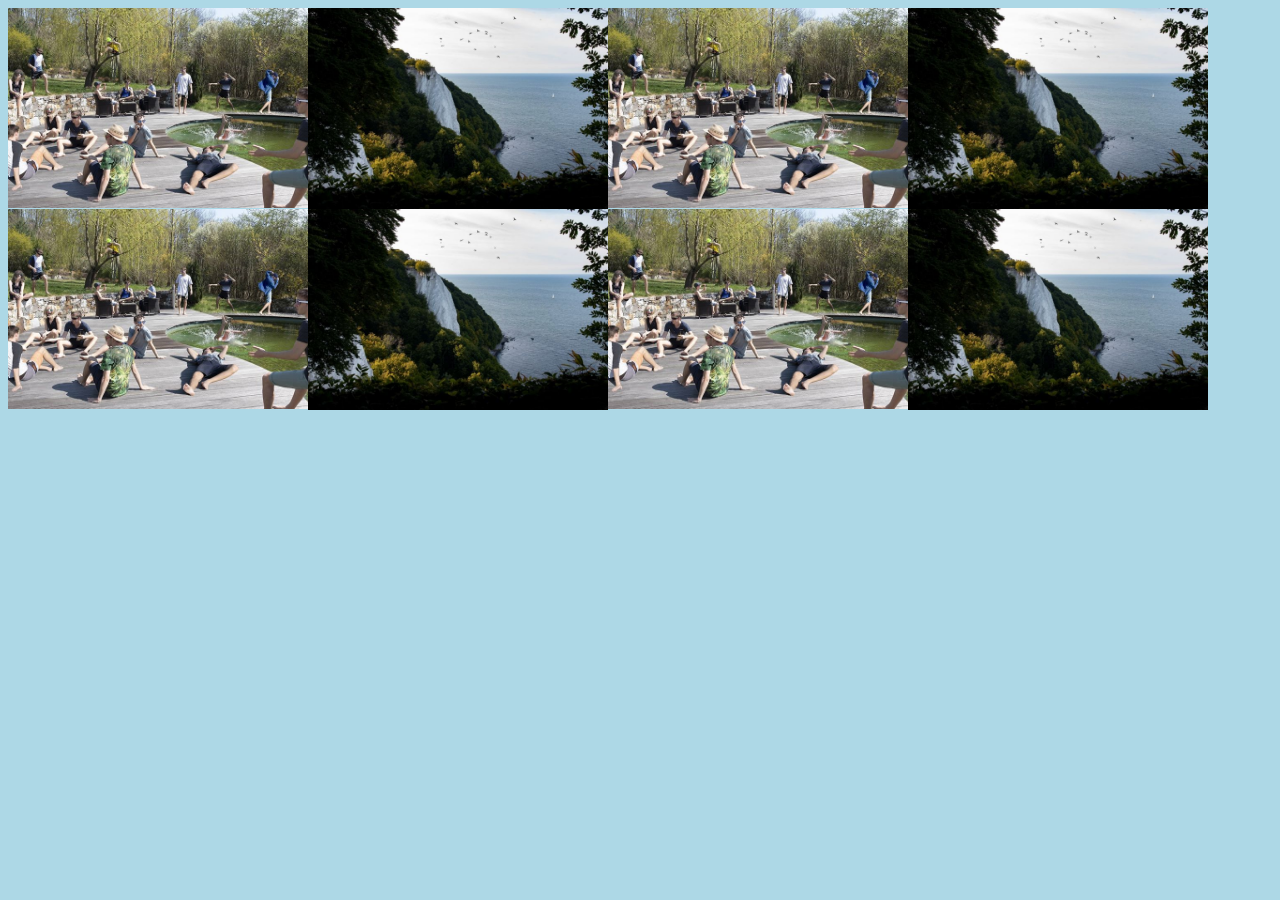
<file: cssgrid/index.html>
<!DOCTYPE html>
<html>
    <head>
        <link rel="stylesheet" href="style.css">
    </head>

    <body>
        <box>
            <img src="coronaparty.jpg"></img>
            <img src="landschaft.jpg"></img>
            <img src="coronaparty.jpg"></img>
            <img src="landschaft.jpg"></img>
            <img src="coronaparty.jpg"></img>
            <img src="landschaft.jpg"></img>
            <img src="coronaparty.jpg"></img>
            <img src="landschaft.jpg"></img>
        </box>
    </body>

</html>
</file>
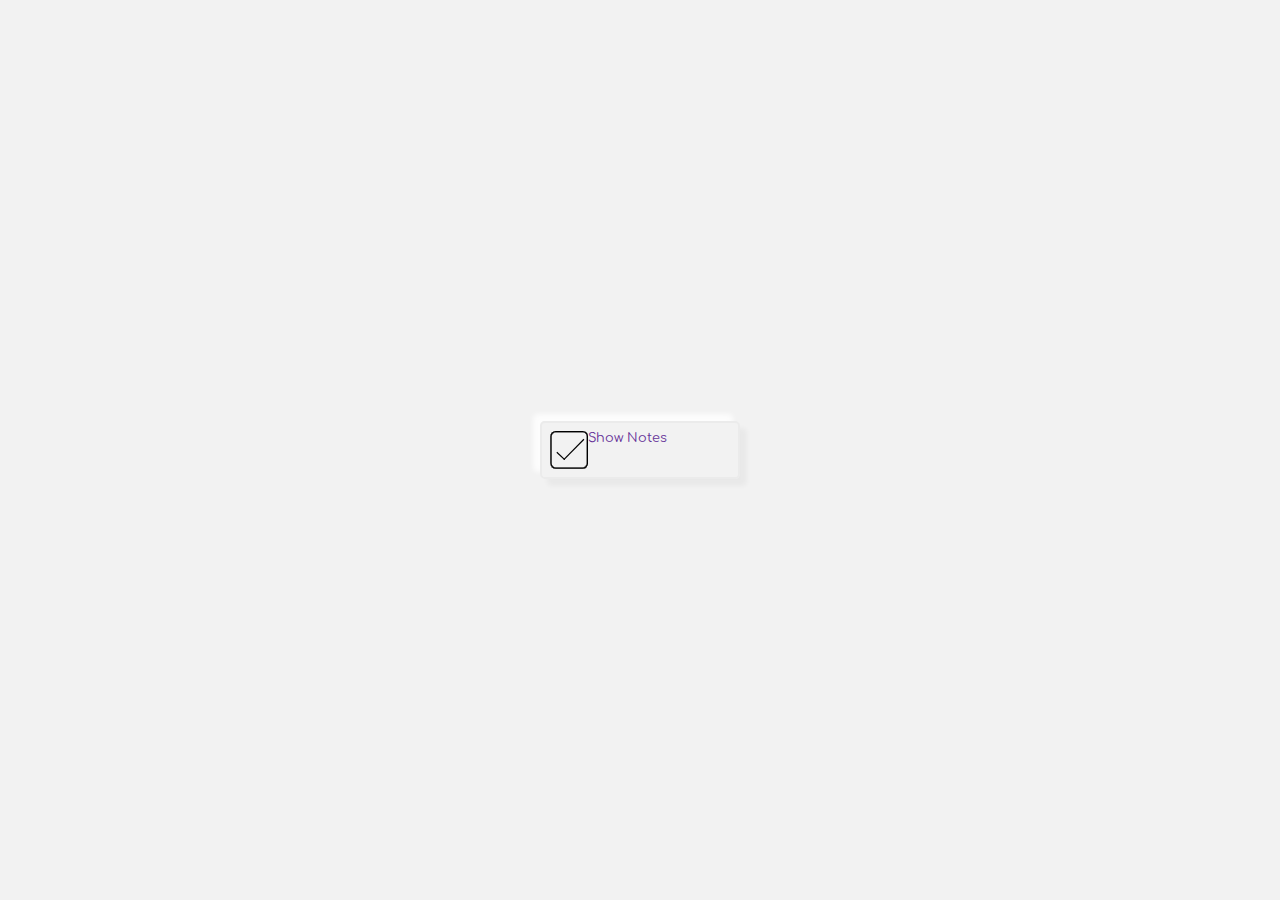
<file: custom-checkbox/index.html>
<!DOCTYPE html>
<html lang="en">
<head>
    <meta charset="UTF-8">
    <meta name="viewport" content="width=device-width, initial-scale=1.0">
    <title>Document</title>
    <link href="https://fonts.googleapis.com/css2?family=Comfortaa:wght@300&display=swap" rel="stylesheet">
    <link rel="stylesheet" href="style.css">
</head>
<body>
    
    <div class="inner">
        <input type="checkbox" name="cb" id="cb">
        <label for="cb">
            <svg width="455" height="455" viewBox="0 0 455 455" fill="none" >
                <g id="checkbox">
                <g id="Rectangle 1" filter="url(#filter0_d)">
                <rect x="11.5" y="7.5" width="432" height="432" rx="56.5" stroke="black" stroke-width="15" stroke-linecap="round" stroke-linejoin="round"/>
                </g>
                <g id="checkmark">
                <line id="Line 1" y1="-7.5" x2="127.568" y2="-7.5" transform="matrix(0.728509 0.685036 -0.644601 0.764519 76 257.611)" stroke="black" stroke-width="15"/>
                <line id="Line 2" y1="-7.5" x2="339.469" y2="-7.5" transform="matrix(-0.701288 0.712878 -0.673635 -0.739064 397 92)" stroke="black" stroke-width="15"/>
                </g>
                </g>
                <defs>
                <filter id="filter0_d" x="0" y="0" width="455" height="455" filterUnits="userSpaceOnUse" color-interpolation-filters="sRGB">
                <feFlood flood-opacity="0" result="BackgroundImageFix"/>
                <feColorMatrix in="SourceAlpha" type="matrix" values="0 0 0 0 0 0 0 0 0 0 0 0 0 0 0 0 0 0 127 0"/>
                <feOffset dy="4"/>
                <feGaussianBlur stdDeviation="2"/>
                <feColorMatrix type="matrix" values="0 0 0 0 0 0 0 0 0 0 0 0 0 0 0 0 0 0 0.25 0"/>
                <feBlend mode="normal" in2="BackgroundImageFix" result="effect1_dropShadow"/>
                <feBlend mode="normal" in="SourceGraphic" in2="effect1_dropShadow" result="shape"/>
                </filter>
                </defs>
                </svg>
            <span>Show Notes</span>
        </label>
    </div>

</body>
</html>
</file>
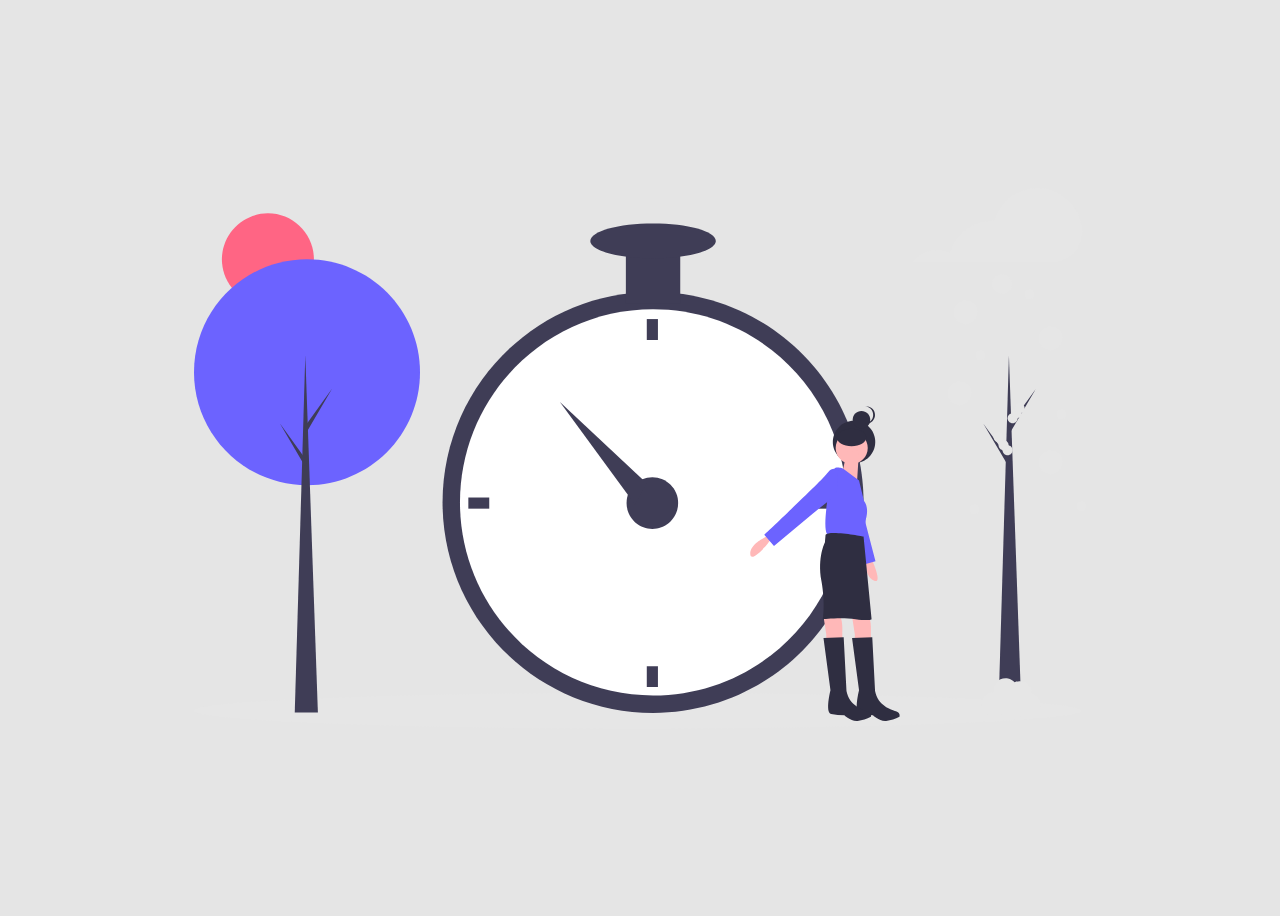
<file: svg-animations/index.html>
<!DOCTYPE html>
<html lang="en">
<head>
    <meta charset="UTF-8">
    <meta name="viewport" content="width=device-width, initial-scale=1.0">
    <title>Document</title>
    <link rel="stylesheet" href="style.css">
</head>
<body>

    <div class="content">
        <svg width="893" height="541" viewBox="0 0 893 541" fill="none" xmlns="http://www.w3.org/2000/svg">
            <rect width="893" height="541" fill="#E5E5E5"/>
            <g id="undraw_season_change_f99v 1">
            <g clip-path="url(#clip0)">
            <path id="Vector" d="M73.8961 117.33C99.3012 117.33 119.896 96.7347 119.896 71.3296C119.896 45.9245 99.3012 25.3296 73.8961 25.3296C48.4911 25.3296 27.8961 45.9245 27.8961 71.3296C27.8961 96.7347 48.4911 117.33 73.8961 117.33Z" fill="#FF6584"/>
            <path id="Vector_2" d="M444.003 540.802C689.219 540.802 888.006 532.743 888.006 522.802C888.006 512.861 689.219 504.802 444.003 504.802C198.787 504.802 0 512.861 0 522.802C0 532.743 198.787 540.802 444.003 540.802Z" fill="#E6E6E6"/>
            <path id="Vector_3" d="M113 297.219C175.408 297.219 226 246.628 226 184.219C226 121.811 175.408 71.2194 113 71.2194C50.5918 71.2194 0 121.811 0 184.219C0 246.628 50.5918 297.219 113 297.219Z" fill="#6C63FF"/>
            <path id="Vector_4" d="M123.892 524.581H100.747L111.298 167.201L123.892 524.581Z" fill="#3F3D56"/>
            <path id="Vector_5" d="M113.34 234.933L138.187 200.557L113 243.442L110.277 238.677L113.34 234.933Z" fill="#3F3D56"/>
            <path id="Vector_6" d="M110.617 269.65L85.771 235.274L110.958 278.159L113.681 273.394L110.617 269.65Z" fill="#3F3D56"/>
            <path id="Vector_7" d="M827.505 524.957H804.361L814.912 167.577L827.505 524.957Z" fill="#3F3D56"/>
            <path id="Vector_8" d="M816.954 235.309L841.801 200.933L816.614 243.818L813.891 239.053L816.954 235.309Z" fill="#3F3D56"/>
            <path id="Vector_9" d="M814.231 270.026L789.385 235.65L814.572 278.535L817.295 273.77L814.231 270.026Z" fill="#3F3D56"/>
            <path id="Vector_10" d="M459.056 524.897C575.314 524.897 669.559 430.651 669.559 314.393C669.559 198.135 575.314 103.89 459.056 103.89C342.798 103.89 248.552 198.135 248.552 314.393C248.552 430.651 342.798 524.897 459.056 524.897Z" fill="#3F3D56"/>
            <path id="Vector_11" d="M459.056 507.471C565.69 507.471 652.133 421.027 652.133 314.393C652.133 207.759 565.69 121.315 459.056 121.315C352.422 121.315 265.978 207.759 265.978 314.393C265.978 421.027 352.422 507.471 459.056 507.471Z" fill="white"/>
            <path id="Vector_12" d="M463.935 131.074H452.782V151.985H463.935V131.074Z" fill="#3F3D56"/>
            <path id="Vector_13" d="M463.935 478.196H452.782V499.107H463.935V478.196Z" fill="#3F3D56"/>
            <path id="Vector_14" d="M295.253 320.667V309.514H274.342V320.667H295.253Z" fill="#3F3D56"/>
            <path id="Vector_15" d="M642.375 320.667V309.514H621.464V320.667H642.375Z" fill="#3F3D56"/>
            <path id="Vector_16" d="M486.24 53.0064H431.871V115.739H486.24V53.0064Z" fill="#3F3D56"/>
            <path id="Vector_17" d="M459.056 70.4321C493.702 70.4321 521.788 62.6304 521.788 53.0064C521.788 43.3824 493.702 35.5806 459.056 35.5806C424.409 35.5806 396.323 43.3824 396.323 53.0064C396.323 62.6304 424.409 70.4321 459.056 70.4321Z" fill="#3F3D56"/>
            <path id="Vector_18" d="M576.505 351.684L573.02 356.564C573.02 356.564 556.989 375.384 556.291 366.322C555.594 357.261 568.141 350.987 568.141 350.987L575.111 346.805L576.505 351.684Z" fill="#FFB8B8"/>
            <path id="Vector_19" d="M675.725 368.146L678.643 373.384C678.643 373.384 688.791 395.928 680.303 392.68C671.815 389.432 671.515 375.408 671.515 375.408L670.718 367.318L675.725 368.146Z" fill="#FFB8B8"/>
            <path id="Vector_20" d="M660.034 275.267C671.755 275.267 681.258 265.764 681.258 254.042C681.258 242.321 671.755 232.818 660.034 232.818C648.312 232.818 638.809 242.321 638.809 254.042C638.809 265.764 648.312 275.267 660.034 275.267Z" fill="#2F2E41"/>
            <path id="Vector_21" d="M658.058 428.358L660.846 446.481V452.057H676.878V445.087C676.878 445.087 677.575 432.54 674.787 429.055C671.999 425.57 658.058 428.358 658.058 428.358Z" fill="#FFB8B8"/>
            <path id="Vector_22" d="M629.48 428.358L632.268 446.481V452.057H648.3V445.087C648.3 445.087 648.997 432.54 646.209 429.055C643.421 425.57 629.48 428.358 629.48 428.358Z" fill="#FFB8B8"/>
            <path id="Vector_23" d="M640.268 282.785C640.268 282.785 634.102 286.035 638.314 293.428C642.525 300.82 667.236 377.304 667.236 377.304L681.492 373.257L668.92 324.887L661.721 294.485L640.268 282.785Z" fill="#6C63FF"/>
            <path id="Vector_24" d="M657.71 276.057C666.564 276.057 673.741 268.879 673.741 260.025C673.741 251.171 666.564 243.993 657.71 243.993C648.856 243.993 641.678 251.171 641.678 260.025C641.678 268.879 648.856 276.057 657.71 276.057Z" fill="#FFB8B8"/>
            <path id="Vector_25" d="M665.029 262.464L662.937 295.225L648.3 284.769C648.3 284.769 653.179 265.253 651.785 263.858L665.029 262.464Z" fill="#FFB8B8"/>
            <path id="Vector_26" d="M665.029 292.437L649.259 280.76C649.259 280.76 642.026 277.799 639.935 281.284C637.844 284.769 627.389 336.35 632.965 346.108C632.965 346.108 662.937 352.382 669.211 348.896L671.999 330.774C671.999 330.774 675.484 319.621 669.908 312.651L665.029 292.437Z" fill="#6C63FF"/>
            <path id="Vector_27" d="M644.118 281.981C644.118 281.981 638.541 277.799 633.662 284.769C628.783 291.74 570.232 346.805 570.232 346.805L579.991 357.958L618.327 325.894L642.723 306.377L644.118 281.981Z" fill="#6C63FF"/>
            <path id="Vector_28" d="M669.559 348.548C669.559 348.548 635.056 341.926 631.571 346.805L630.874 354.473C630.874 354.473 623.207 369.11 627.389 392.809C631.571 416.508 628.783 431.146 628.783 431.146C628.783 431.146 647.603 429.055 661.543 431.146C675.484 433.237 677.575 431.146 677.575 431.146L669.559 348.548Z" fill="#2F2E41"/>
            <path id="Vector_29" d="M678.272 449.269L658.058 449.966L665.029 502.243C665.029 502.243 659.452 524.548 665.725 525.942C670.086 526.823 674.521 527.289 678.969 527.336C678.969 527.336 685.242 533.61 692.213 532.913C696.842 532.321 701.327 530.905 705.456 528.73C705.456 528.73 706.85 524.548 701.971 523.154C697.092 521.76 683.848 517.578 681.06 502.94L678.272 449.269Z" fill="#2F2E41"/>
            <path id="Vector_30" d="M649.694 449.269L629.48 449.966L636.45 502.243C636.45 502.243 630.874 524.548 637.147 525.942C641.508 526.823 645.942 527.289 650.391 527.336C650.391 527.336 656.664 533.61 663.634 532.913C668.263 532.321 672.749 530.905 676.878 528.73C676.878 528.73 678.272 524.548 673.393 523.154C668.514 521.76 655.27 517.578 652.482 502.94L649.694 449.269Z" fill="#2F2E41"/>
            <path id="Vector_31" d="M667.458 240.487C672.308 240.487 676.24 236.555 676.24 231.704C676.24 226.854 672.308 222.922 667.458 222.922C662.608 222.922 658.676 226.854 658.676 231.704C658.676 236.555 662.608 240.487 667.458 240.487Z" fill="#2F2E41"/>
            <path id="Vector_32" d="M679.168 226.947C679.168 224.776 678.364 222.682 676.911 221.069C675.458 219.456 673.459 218.438 671.3 218.212C671.604 218.18 671.91 218.165 672.215 218.164C674.544 218.164 676.778 219.09 678.425 220.737C680.072 222.384 680.998 224.618 680.998 226.947C680.998 229.276 680.072 231.51 678.425 233.157C676.778 234.804 674.544 235.729 672.215 235.729C671.91 235.729 671.604 235.713 671.3 235.682C673.459 235.456 675.458 234.438 676.911 232.825C678.364 231.212 679.168 229.118 679.168 226.947Z" fill="#2F2E41"/>
            <path id="Vector_33" d="M657.565 258.325C665.649 258.325 672.202 254.393 672.202 249.542C672.202 244.692 665.649 240.76 657.565 240.76C649.48 240.76 642.927 244.692 642.927 249.542C642.927 254.393 649.48 258.325 657.565 258.325Z" fill="#2F2E41"/>
            <path id="Vector_34" d="M888.12 42.1512C887.522 31.5801 883.189 21.5649 875.894 13.8912C868.598 6.21753 858.815 1.38419 848.288 0.252935C837.76 -0.878321 827.173 1.76605 818.414 7.71456C809.655 13.6631 803.293 22.5291 800.463 32.7318C799.922 32.7124 799.381 32.6906 798.835 32.6906C789.183 32.6924 779.791 35.8194 772.063 41.6037C764.336 47.388 758.69 55.5188 755.969 64.7796C749.573 61.9692 742.425 61.3595 735.645 63.0459C728.866 64.7322 722.837 68.6195 718.503 74.0988H857.865C861.931 74.1103 865.957 73.3012 869.703 71.7201C873.448 70.139 876.837 67.8184 879.664 64.8971C882.492 61.9758 884.701 58.5139 886.159 54.7188C887.618 50.9237 888.295 46.8733 888.151 42.8101C888.142 42.5908 888.132 42.3712 888.12 42.1512Z" fill="#E6E6E6"/>
            <path id="Vector_35" d="M771.614 136.178C778.241 136.178 783.614 130.805 783.614 124.178C783.614 117.551 778.241 112.178 771.614 112.178C764.986 112.178 759.614 117.551 759.614 124.178C759.614 130.805 764.986 136.178 771.614 136.178Z" fill="#E6E6E6"/>
            <path id="Vector_36" d="M807.847 105.877C813.365 105.877 817.839 101.404 817.839 95.8857C817.839 90.3673 813.365 85.8939 807.847 85.8939C802.329 85.8939 797.855 90.3673 797.855 95.8857C797.855 101.404 802.329 105.877 807.847 105.877Z" fill="#E6E6E6"/>
            <path id="Vector_37" d="M856.614 162.178C863.241 162.178 868.614 156.805 868.614 150.178C868.614 143.551 863.241 138.178 856.614 138.178C849.986 138.178 844.614 143.551 844.614 150.178C844.614 156.805 849.986 162.178 856.614 162.178Z" fill="#E6E6E6"/>
            <path id="Vector_38" d="M765.614 217.178C772.241 217.178 777.614 211.805 777.614 205.178C777.614 198.551 772.241 193.178 765.614 193.178C758.986 193.178 753.614 198.551 753.614 205.178C753.614 211.805 758.986 217.178 765.614 217.178Z" fill="#E6E6E6"/>
            <path id="Vector_39" d="M856.614 286.178C863.241 286.178 868.614 280.805 868.614 274.178C868.614 267.551 863.241 262.178 856.614 262.178C849.986 262.178 844.614 267.551 844.614 274.178C844.614 280.805 849.986 286.178 856.614 286.178Z" fill="#E6E6E6"/>
            <path id="Vector_40" d="M837.594 505.566C837.598 505.436 837.614 505.309 837.614 505.178C837.617 503.167 837.114 501.188 836.151 499.423C835.188 497.658 833.797 496.163 832.105 495.077C830.413 493.991 828.474 493.348 826.468 493.207C824.463 493.067 822.454 493.433 820.627 494.273C818.912 492.294 816.596 490.933 814.033 490.396C811.471 489.86 808.803 490.179 806.439 491.304C804.075 492.429 802.145 494.298 800.945 496.625C799.745 498.952 799.341 501.609 799.795 504.187C799.734 504.186 799.675 504.178 799.614 504.178C797.704 504.175 795.82 504.628 794.12 505.5C792.42 506.371 790.953 507.636 789.84 509.189C788.728 510.742 788.002 512.538 787.723 514.428C787.445 516.318 787.621 518.247 788.239 520.055C788.856 521.863 789.896 523.497 791.272 524.822C792.648 526.147 794.321 527.125 796.151 527.673C797.981 528.221 799.915 528.325 801.793 527.975C803.671 527.625 805.438 526.832 806.948 525.661C807.901 527.517 809.321 529.092 811.068 530.231C812.815 531.37 814.829 532.034 816.912 532.157C818.994 532.28 821.072 531.858 822.941 530.932C824.81 530.006 826.406 528.609 827.57 526.878C828.998 527.917 830.638 528.628 832.372 528.959C834.106 529.291 835.892 529.235 837.603 528.797C839.313 528.358 840.906 527.547 842.266 526.421C843.627 525.296 844.722 523.884 845.474 522.286C846.225 520.688 846.615 518.944 846.614 517.178C846.613 515.412 846.223 513.669 845.47 512.071C844.717 510.474 843.621 509.063 842.259 507.938C840.898 506.814 839.305 506.004 837.594 505.566Z" fill="#E6E6E6"/>
            <path id="Vector_41" d="M867.614 231.178C870.375 231.178 872.614 228.939 872.614 226.178C872.614 223.417 870.375 221.178 867.614 221.178C864.852 221.178 862.614 223.417 862.614 226.178C862.614 228.939 864.852 231.178 867.614 231.178Z" fill="#E6E6E6"/>
            <path id="Vector_42" d="M835.614 111.178C838.375 111.178 840.614 108.939 840.614 106.178C840.614 103.417 838.375 101.178 835.614 101.178C832.852 101.178 830.614 103.417 830.614 106.178C830.614 108.939 832.852 111.178 835.614 111.178Z" fill="#E6E6E6"/>
            <path id="Vector_43" d="M818.614 235.178C821.375 235.178 823.614 232.939 823.614 230.178C823.614 227.417 821.375 225.178 818.614 225.178C815.852 225.178 813.614 227.417 813.614 230.178C813.614 232.939 815.852 235.178 818.614 235.178Z" fill="#E6E6E6"/>
            <path id="Vector_44" d="M822.614 230.178C825.375 230.178 827.614 227.939 827.614 225.178C827.614 222.417 825.375 220.178 822.614 220.178C819.852 220.178 817.614 222.417 817.614 225.178C817.614 227.939 819.852 230.178 822.614 230.178Z" fill="#E6E6E6"/>
            <path id="Vector_45" d="M825.614 225.178C828.375 225.178 830.614 222.939 830.614 220.178C830.614 217.417 828.375 215.178 825.614 215.178C822.852 215.178 820.614 217.417 820.614 220.178C820.614 222.939 822.852 225.178 825.614 225.178Z" fill="#E6E6E6"/>
            <path id="Vector_46" d="M813.614 267.178C816.375 267.178 818.614 264.939 818.614 262.178C818.614 259.417 816.375 257.178 813.614 257.178C810.852 257.178 808.614 259.417 808.614 262.178C808.614 264.939 810.852 267.178 813.614 267.178Z" fill="#E6E6E6"/>
            <path id="Vector_47" d="M887.614 323.178C890.375 323.178 892.614 320.939 892.614 318.178C892.614 315.417 890.375 313.178 887.614 313.178C884.852 313.178 882.614 315.417 882.614 318.178C882.614 320.939 884.852 323.178 887.614 323.178Z" fill="#E6E6E6"/>
            <path id="Vector_48" d="M780.614 326.178C783.375 326.178 785.614 323.939 785.614 321.178C785.614 318.417 783.375 316.178 780.614 316.178C777.852 316.178 775.614 318.417 775.614 321.178C775.614 323.939 777.852 326.178 780.614 326.178Z" fill="#E6E6E6"/>
            <path id="Vector_49" d="M786.614 172.178C789.375 172.178 791.614 169.939 791.614 167.178C791.614 164.417 789.375 162.178 786.614 162.178C783.852 162.178 781.614 164.417 781.614 167.178C781.614 169.939 783.852 172.178 786.614 172.178Z" fill="#E6E6E6"/>
            <path id="Vector_50" d="M809.614 262.178C812.375 262.178 814.614 259.939 814.614 257.178C814.614 254.417 812.375 252.178 809.614 252.178C806.852 252.178 804.614 254.417 804.614 257.178C804.614 259.939 806.852 262.178 809.614 262.178Z" fill="#E6E6E6"/>
            <path id="Vector_51" d="M804.614 254.178C807.375 254.178 809.614 251.939 809.614 249.178C809.614 246.417 807.375 244.178 804.614 244.178C801.852 244.178 799.614 246.417 799.614 249.178C799.614 251.939 801.852 254.178 804.614 254.178Z" fill="#E6E6E6"/>
            <path id="Vector_52" d="M458.359 340.88C472.602 340.88 484.149 329.334 484.149 315.09C484.149 300.847 472.602 289.3 458.359 289.3C444.115 289.3 432.568 300.847 432.568 315.09C432.568 329.334 444.115 340.88 458.359 340.88Z" fill="#3F3D56"/>
            <g id="pointer">
            <path id="Vector_53" d="M452.671 295.348L440.985 316.545L365.913 214L452.671 295.348Z" fill="#3F3D56"/>
            </g>
            </g>
            </g>
            <defs>
            <clipPath id="clip0">
            <rect width="892.614" height="540.802" fill="white"/>
            </clipPath>
            </defs>
            </svg>
            
            
            
            
            
            

    </div>
        
</body>
</html>
</file>
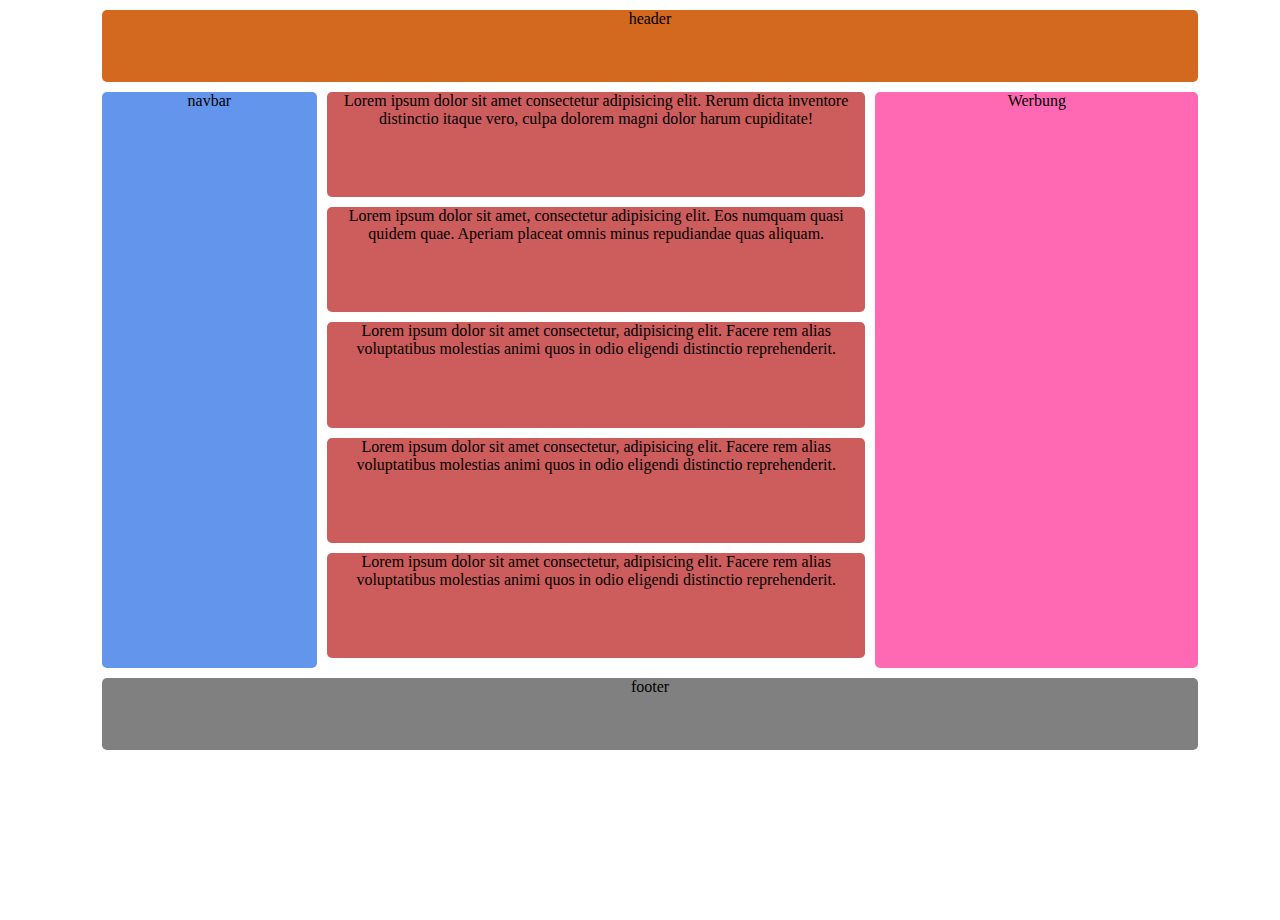
<file: css-grid.html>
<!DOCTYPE html>
<html lang="en">
<head>
    <meta charset="UTF-8">
    <meta name="viewport" content="width=device-width, initial-scale=1.0">
    <title>CSS Grid</title>
</head>
<style>
    :root{
        --gap: 10px
    }
    *{
        box-sizing: border-box;
        margin: 0;
        padding: 0;
    }
    div{
        text-align: center;
        min-height: 40px;
        border-radius: 5px;
    }
    body{
        margin: 10px;
        display: flex;
        height: 100vh;
        justify-content: center;
    }
    .container{
        display: grid;
        min-width: 80%;
        height: 80%;
        grid-template-columns: 20% 50% 30%;
        grid-template-rows: 10% 80% 10%;
        grid-gap: var(--gap);

    }
    .header{
        grid-column: 1/4;
        grid-row: 1/2;
        background-color: chocolate;
    }
    .nav{
        grid-column: 1/2;
        grid-row: 2/3;
        background-color: cornflowerblue;
    }
    .main{
        grid-column: 2/3;
        grid-row: 2/3;
        display: flex;
        flex-direction: column;
    }

    .main .content{
        flex-grow: 1;
        background-color: indianred;
        margin-bottom: var(--gap);
    }

    .ad{
        grid-row: 2/3;
        grid-column: 3/4;
        background-color: hotpink;
    }

    .footer{
        grid-column: 1/4;
        grid-row: 3/4;
        background-color: grey;
    }

</style>
<body>
    <div class="container">
        <div class="header">header</div>
        <div class="nav">navbar</div>
        <div class="main">
            <div class="content">Lorem ipsum dolor sit amet consectetur adipisicing elit. Rerum dicta inventore distinctio itaque vero, culpa dolorem magni dolor harum cupiditate!</div>
            <div class="content">Lorem ipsum dolor sit amet, consectetur adipisicing elit. Eos numquam quasi quidem quae. Aperiam placeat omnis minus repudiandae quas aliquam.</div>
            <div class="content">Lorem ipsum dolor sit amet consectetur, adipisicing elit. Facere rem alias voluptatibus molestias animi quos in odio eligendi distinctio reprehenderit.</div>
            <div class="content">Lorem ipsum dolor sit amet consectetur, adipisicing elit. Facere rem alias voluptatibus molestias animi quos in odio eligendi distinctio reprehenderit.</div>
            <div class="content">Lorem ipsum dolor sit amet consectetur, adipisicing elit. Facere rem alias voluptatibus molestias animi quos in odio eligendi distinctio reprehenderit.</div>
          
        </div>
        <div class="ad">Werbung</div>
        <div class="footer">footer</div>
    </div>
</body>
</html>
</file>
<file: cssgrid/style.css>
box img{
    width: 100%;
}
box{
    display: grid;
    grid-template-columns: repeat( auto-fit, 100%);
}

@media only screen and (min-width: 600px) {
    box{
        display: grid;
        grid-template-columns: repeat( auto-fit, 300px);
    }
    body {
        background-color: lightblue;
      }
}
</file>
<file: custom-checkbox/style.css>
*{
    box-sizing: border-box;
}

body{
    margin: 0;
    display: flex;
    justify-content: center;
    align-items: center;
    height: 100vh;
    color: #0165E7;
    background-color: #f2f2f2;
    font-family: 'Comfortaa', cursive;
}

.inner{
    padding: .5em;
    border-radius: .3em;
    box-shadow: 
    7px 7px 5px rgba(0,0,0,.04),
    -7px -7px 5px rgba(255,255,255,.8);
    border: 2px solid rgb(235, 235, 235);
    width: 200px;
}

.inner svg{
    width: 3em;
    stroke: rgb(0,124,226);
    stroke-width: 5;
    fill: white;
    height: 100%;
}

.inner svg rect{
    stroke-dasharray: 2000;
    stroke-dashoffset: 0;
    fill: none;
}

.inner svg #checkmark{
    stroke-dasharray: 350;
    stroke-dashoffset: 0;
}

input[type=checkbox] {
    display: none;
    pointer-events: none;
}

label{
        cursor: pointer;
        font-size: .8em;
        display: grid;
        grid-template-columns: auto 2fr;
}

input[type=checkbox]:checked{
    background-color: red;
}

label span{
    text-align: center;
    color: rebeccapurple;
    justify-self: start;
}
</file>
<file: svg-animations/style.css>
#pointer{
    animation: pointer 1s infinite linear;
    transform-origin: 51% 58%;
    transform-box: view-box;
}
body{
    background-color: #E5E5E5;
    display: block;
}

.content{
    display: flex;
    justify-content: center;
    height: 100vh;
    align-items: center;
}

@keyframes pointer{
    from {
        transform: rotateZ(0deg);
    }
    to{
        transform: rotateZ(360deg);
    }
}
</file>
